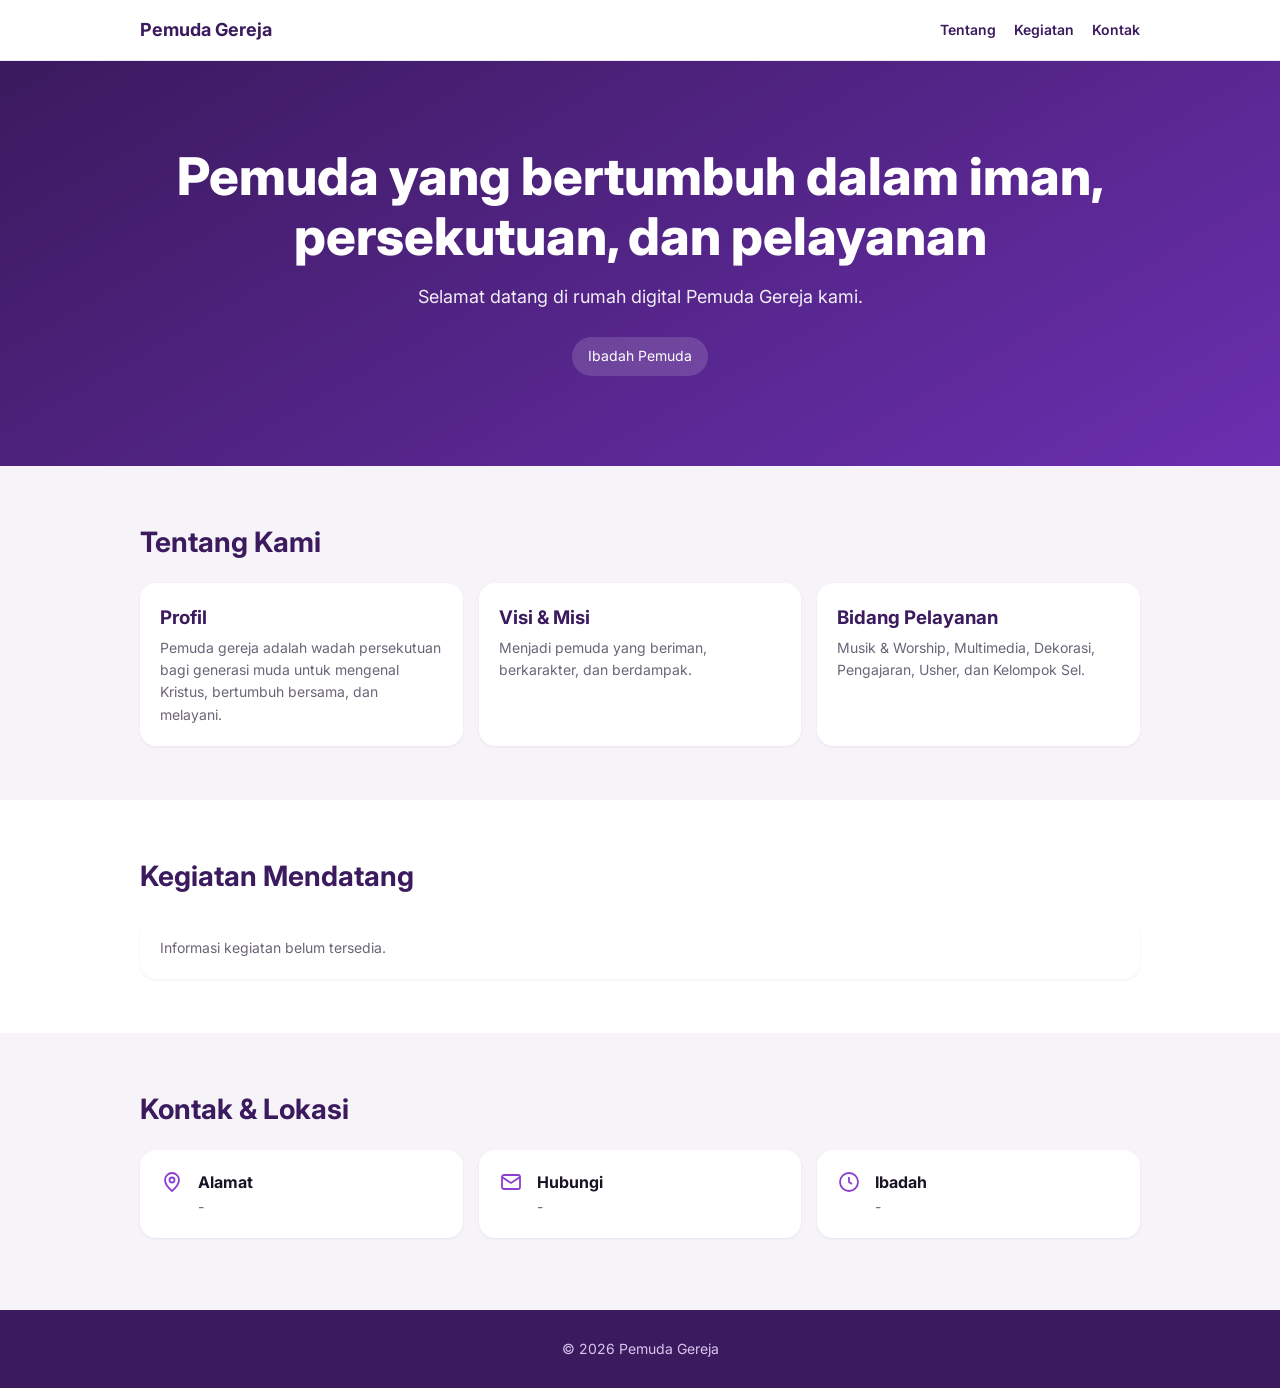
<file: index (1).html>
<!doctype html>
<html lang="id">
<head>
<meta charset="utf-8">
<meta name="viewport" content="width=device-width,initial-scale=1">
<title>Pemuda Gereja</title>
<meta name="description" content="Profil dan informasi umum Pemuda Gereja.">
<link rel="preconnect" href="https://fonts.googleapis.com"><link rel="preconnect" href="https://fonts.gstatic.com" crossorigin>
<link rel="stylesheet" href="https://fonts.googleapis.com/css2?family=Inter:wght@400;500;600;700;800&display=swap">
<style>
:root{--p9:#3b1a5e;--p7:#5f3787;--p5:#8b3fd1;--p1:#f1e8fb;--bg:#f6f4f9;--mu:#6b6477}
*{box-sizing:border-box;margin:0}body{font-family:Inter,system-ui,sans-serif;color:#1a1325;background:var(--bg);line-height:1.6}
a{color:var(--p5)}.w{max-width:1040px;margin:auto;padding:0 20px}
nav{position:sticky;top:0;background:rgba(255,255,255,.92);backdrop-filter:blur(8px);border-bottom:1px solid #ece7f3;z-index:5}
nav .w{display:flex;align-items:center;gap:18px;height:60px}nav b{color:var(--p9);font-size:18px;display:flex;align-items:center;gap:10px;margin-right:auto}nav img{width:32px;height:32px;border-radius:8px;object-fit:cover}
nav a{text-decoration:none;color:var(--p9);font-weight:600;font-size:14px}
.hero{background:linear-gradient(150deg,var(--p9),#6b2fb0);color:#fff;padding:86px 0 90px;text-align:center}
.hero h1{font-size:clamp(30px,6vw,52px);line-height:1.15;font-weight:800}.hero p{max-width:600px;margin:16px auto 0;opacity:.92;font-size:18px}
.chips{display:flex;gap:10px;justify-content:center;flex-wrap:wrap;margin-top:26px}.chips span{background:rgba(255,255,255,.14);border-radius:99px;padding:8px 16px;font-size:14px}
section{padding:54px 0}h2{color:var(--p9);font-size:28px;margin-bottom:18px}
.g{display:grid;grid-template-columns:repeat(auto-fit,minmax(250px,1fr));gap:16px}
.c{background:#fff;border-radius:16px;padding:20px;box-shadow:0 1px 3px rgba(60,20,90,.07)}.c h3{color:var(--p9);margin-bottom:4px}.s{color:var(--mu);font-size:14px}
.t{display:inline-block;background:var(--p1);color:var(--p9);font-weight:700;font-size:12px;padding:3px 10px;border-radius:8px;margin-bottom:6px}
.pill{display:flex;gap:14px;align-items:flex-start}.pill svg{flex:none;width:24px;height:24px;stroke:var(--p5);fill:none;stroke-width:1.8}
footer{background:var(--p9);color:#d9c6ef;text-align:center;padding:28px 20px;font-size:14px}
.sk{display:none}
</style>
</head>
<body>
<nav><div class="w"><b id="brand">Pemuda Gereja</b><a href="#tentang">Tentang</a><a href="#kegiatan">Kegiatan</a><a href="#kontak">Kontak</a></div></nav>
<header class="hero"><div class="w">
  <h1 id="h">Pemuda yang bertumbuh dalam iman, persekutuan, dan pelayanan</h1>
  <p id="tag">Selamat datang di rumah digital Pemuda Gereja kami.</p>
  <div class="chips"><span id="jd">Ibadah Pemuda</span></div>
</div></header>

<section id="tentang"><div class="w"><h2>Tentang Kami</h2><div class="g">
  <div class="c"><h3>Profil</h3><p class="s" id="about" style="white-space:pre-wrap">Pemuda gereja adalah wadah persekutuan bagi generasi muda untuk mengenal Kristus, bertumbuh bersama, dan melayani.</p></div>
  <div class="c"><h3>Visi & Misi</h3><p class="s" id="visi" style="white-space:pre-wrap">Menjadi pemuda yang beriman, berkarakter, dan berdampak.</p></div>
  <div class="c"><h3>Bidang Pelayanan</h3><p class="s">Musik & Worship, Multimedia, Dekorasi, Pengajaran, Usher, dan Kelompok Sel.</p></div>
</div></div></section>

<section id="kegiatan" style="background:#fff"><div class="w"><h2>Kegiatan Mendatang</h2><div class="g" id="ev"><div class="c s">Memuat kegiatan...</div></div>
  <div id="wb" class="sk"><h2 style="margin-top:40px">Warta Terbaru</h2><div class="g" id="wt"></div></div></div></section>

<section id="kontak"><div class="w"><h2>Kontak & Lokasi</h2><div class="g">
  <div class="c pill"><svg viewBox="0 0 24 24"><path d="M12 21s7-6 7-11a7 7 0 0 0-14 0c0 5 7 11 7 11z"/><circle cx="12" cy="10" r="2.5"/></svg><div><b>Alamat</b><p class="s" id="al">-</p></div></div>
  <div class="c pill"><svg viewBox="0 0 24 24"><rect x="3" y="5" width="18" height="14" rx="2"/><path d="M3 7l9 6 9-6"/></svg><div><b>Hubungi</b><p class="s" id="kt">-</p></div></div>
  <div class="c pill"><svg viewBox="0 0 24 24"><circle cx="12" cy="12" r="9"/><path d="M12 7v5l3 2"/></svg><div><b>Ibadah</b><p class="s" id="ji">-</p></div></div>
</div><p style="margin-top:18px" id="sos"></p></div></section>
<footer>© <span id="yr"></span> <span id="fn">Pemuda Gereja</span></footer>
<script>
// Isi URL Apps Script yang sama dengan app/js/config.js. Halaman tetap tampil walau kosong.
const API_URL = 'https://script.google.com/macros/s/AKfycbx84gDKqvuFlx5I5jiNX4oUF9jkdsItcBNEIdFJ4INJTzq1czVjtP2bH5QfWl8U-AwU/exec';
const $ = id => document.getElementById(id);
const BLN = ['Jan','Feb','Mar','Apr','Mei','Jun','Jul','Agu','Sep','Okt','Nov','Des'];
const tgl = d => { const p = String(d).slice(0, 10).split('-'); return p.length === 3 ? `${+p[2]} ${BLN[+p[1]-1]} ${p[0]}` : d; };
const esc = s => String(s ?? '').replace(/[&<>"']/g, c => ({'&':'&amp;','<':'&lt;','>':'&gt;','"':'&quot;',"'":'&#39;'}[c]));
$('yr').textContent = new Date().getFullYear();
const set = (id, v) => { if (v) $(id).textContent = v; };
(async () => {
  let d; try { const c = sessionStorage.getItem('pub'); d = c ? JSON.parse(c) : null; if (!d) { const r = await fetch(API_URL + '?action=public'); d = (await r.json()).data; sessionStorage.setItem('pub', JSON.stringify(d)); } } catch (e) { $('ev').innerHTML = '<div class="c s">Informasi kegiatan belum tersedia.</div>'; return; }
  const n = d.church_name || 'Pemuda Gereja'; document.title = n; $('fn').textContent = n;
  $('brand').innerHTML = (d.logo_url ? `<img src="${esc(d.logo_url)}" alt="">` : '') + esc(n);
  set('tag', d.tagline); set('about', d.about); set('visi', d.visi); set('al', d.alamat_gereja); set('kt', d.kontak); set('ji', d.jadwal_ibadah); set('jd', d.jadwal_ibadah);
  $('sos').innerHTML = [d.instagram && `<a href="${esc(d.instagram)}" rel="noopener">Instagram</a>`, d.youtube && `<a href="${esc(d.youtube)}" rel="noopener">YouTube</a>`].filter(Boolean).join(' · ');
  $('ev').innerHTML = (d.events || []).map(e => `<div class="c"><span class="t">${esc(e.kategori || 'Kegiatan')}</span><h3>${esc(e.nama)}</h3><p class="s">${tgl(e.tanggal)} ${esc(e.waktu || '')}<br>${esc(e.lokasi || '')}</p>${e.tema ? `<p style="margin-top:6px">${esc(e.tema)}</p>` : ''}</div>`).join('') || '<div class="c s">Belum ada kegiatan terjadwal.</div>';
  if ((d.warta || []).length) { $('wb').style.display = 'block'; $('wt').innerHTML = d.warta.map(w => `<div class="c"><h3>${esc(w.judul)}</h3><p class="s">${tgl(w.tanggal)}</p><p>${esc(w.isi)}…</p></div>`).join(''); }
})();
</script>
</body>
</html>
</file>
